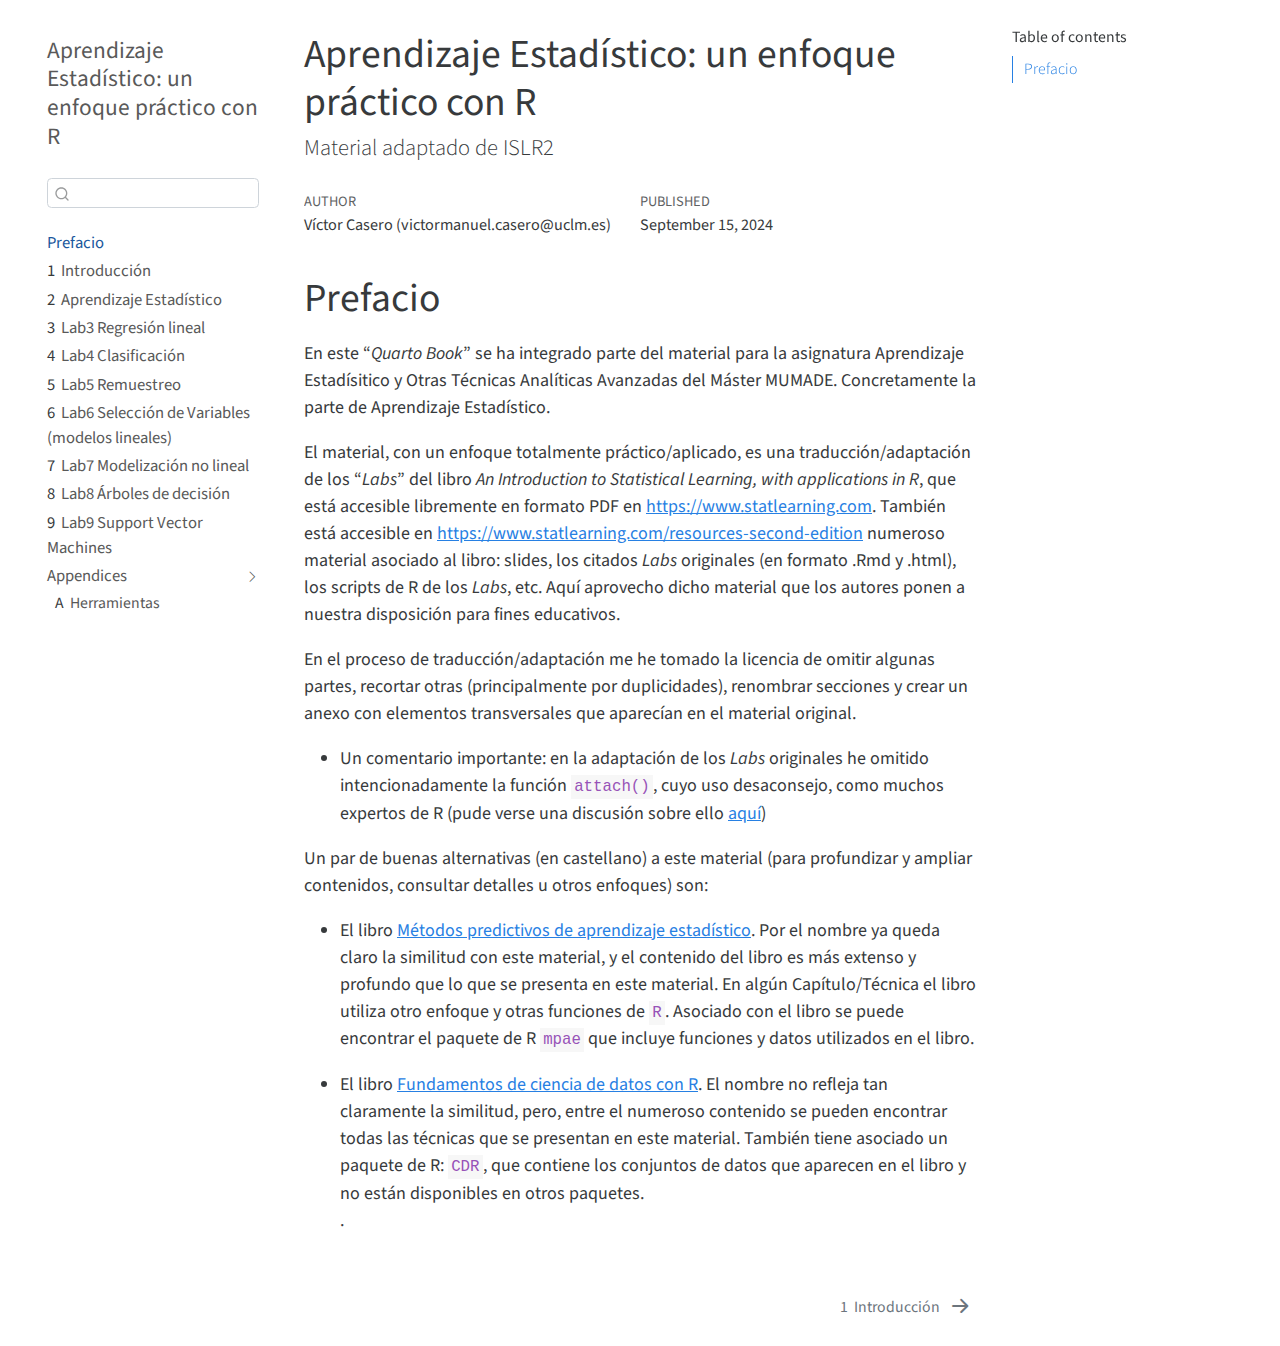
<file: index.html>
<!DOCTYPE html>
<html xmlns="http://www.w3.org/1999/xhtml" lang="en" xml:lang="en"><head>

<meta charset="utf-8">
<meta name="generator" content="quarto-1.2.269">

<meta name="viewport" content="width=device-width, initial-scale=1.0, user-scalable=yes">

<meta name="author" content="Víctor Casero (victormanuel.casero@uclm.es)">
<meta name="dcterms.date" content="2024-09-15">

<title>Aprendizaje Estadístico: un enfoque práctico con R</title>
<style>
code{white-space: pre-wrap;}
span.smallcaps{font-variant: small-caps;}
div.columns{display: flex; gap: min(4vw, 1.5em);}
div.column{flex: auto; overflow-x: auto;}
div.hanging-indent{margin-left: 1.5em; text-indent: -1.5em;}
ul.task-list{list-style: none;}
ul.task-list li input[type="checkbox"] {
  width: 0.8em;
  margin: 0 0.8em 0.2em -1.6em;
  vertical-align: middle;
}
</style>


<script src="site_libs/quarto-nav/quarto-nav.js"></script>
<script src="site_libs/quarto-nav/headroom.min.js"></script>
<script src="site_libs/clipboard/clipboard.min.js"></script>
<script src="site_libs/quarto-search/autocomplete.umd.js"></script>
<script src="site_libs/quarto-search/fuse.min.js"></script>
<script src="site_libs/quarto-search/quarto-search.js"></script>
<meta name="quarto:offset" content="./">
<link href="./Lab1-intro.html" rel="next">
<script src="site_libs/quarto-html/quarto.js"></script>
<script src="site_libs/quarto-html/popper.min.js"></script>
<script src="site_libs/quarto-html/tippy.umd.min.js"></script>
<script src="site_libs/quarto-html/anchor.min.js"></script>
<link href="site_libs/quarto-html/tippy.css" rel="stylesheet">
<link href="site_libs/quarto-html/quarto-syntax-highlighting.css" rel="stylesheet" id="quarto-text-highlighting-styles">
<script src="site_libs/bootstrap/bootstrap.min.js"></script>
<link href="site_libs/bootstrap/bootstrap-icons.css" rel="stylesheet">
<link href="site_libs/bootstrap/bootstrap.min.css" rel="stylesheet" id="quarto-bootstrap" data-mode="light">
<script id="quarto-search-options" type="application/json">{
  "location": "sidebar",
  "copy-button": false,
  "collapse-after": 3,
  "panel-placement": "start",
  "type": "textbox",
  "limit": 20,
  "language": {
    "search-no-results-text": "No results",
    "search-matching-documents-text": "matching documents",
    "search-copy-link-title": "Copy link to search",
    "search-hide-matches-text": "Hide additional matches",
    "search-more-match-text": "more match in this document",
    "search-more-matches-text": "more matches in this document",
    "search-clear-button-title": "Clear",
    "search-detached-cancel-button-title": "Cancel",
    "search-submit-button-title": "Submit"
  }
}</script>


</head>

<body class="nav-sidebar floating">

<div id="quarto-search-results"></div>
  <header id="quarto-header" class="headroom fixed-top">
  <nav class="quarto-secondary-nav" data-bs-toggle="collapse" data-bs-target="#quarto-sidebar" aria-controls="quarto-sidebar" aria-expanded="false" aria-label="Toggle sidebar navigation" onclick="if (window.quartoToggleHeadroom) { window.quartoToggleHeadroom(); }">
    <div class="container-fluid d-flex justify-content-between">
      <h1 class="quarto-secondary-nav-title">Aprendizaje Estadístico: un enfoque práctico con R</h1>
      <button type="button" class="quarto-btn-toggle btn" aria-label="Show secondary navigation">
        <i class="bi bi-chevron-right"></i>
      </button>
    </div>
  </nav>
</header>
<!-- content -->
<div id="quarto-content" class="quarto-container page-columns page-rows-contents page-layout-article">
<!-- sidebar -->
  <nav id="quarto-sidebar" class="sidebar collapse sidebar-navigation floating overflow-auto">
    <div class="pt-lg-2 mt-2 text-left sidebar-header">
    <div class="sidebar-title mb-0 py-0">
      <a href="./">Aprendizaje Estadístico: un enfoque práctico con R</a> 
    </div>
      </div>
      <div class="mt-2 flex-shrink-0 align-items-center">
        <div class="sidebar-search">
        <div id="quarto-search" class="" title="Search"></div>
        </div>
      </div>
    <div class="sidebar-menu-container"> 
    <ul class="list-unstyled mt-1">
        <li class="sidebar-item">
  <div class="sidebar-item-container"> 
  <a href="./index.html" class="sidebar-item-text sidebar-link active">Prefacio</a>
  </div>
</li>
        <li class="sidebar-item">
  <div class="sidebar-item-container"> 
  <a href="./Lab1-intro.html" class="sidebar-item-text sidebar-link"><span class="chapter-number">1</span>&nbsp; <span class="chapter-title">Introducción</span></a>
  </div>
</li>
        <li class="sidebar-item">
  <div class="sidebar-item-container"> 
  <a href="./Lab2-AE.html" class="sidebar-item-text sidebar-link"><span class="chapter-number">2</span>&nbsp; <span class="chapter-title">Aprendizaje Estadístico</span></a>
  </div>
</li>
        <li class="sidebar-item">
  <div class="sidebar-item-container"> 
  <a href="./Lab3-RegLin.html" class="sidebar-item-text sidebar-link"><span class="chapter-number">3</span>&nbsp; <span class="chapter-title">Lab3 Regresión lineal</span></a>
  </div>
</li>
        <li class="sidebar-item">
  <div class="sidebar-item-container"> 
  <a href="./Lab4-Clasif.html" class="sidebar-item-text sidebar-link"><span class="chapter-number">4</span>&nbsp; <span class="chapter-title">Lab4 Clasificación</span></a>
  </div>
</li>
        <li class="sidebar-item">
  <div class="sidebar-item-container"> 
  <a href="./Lab5-Remuestreo.html" class="sidebar-item-text sidebar-link"><span class="chapter-number">5</span>&nbsp; <span class="chapter-title">Lab5 Remuestreo</span></a>
  </div>
</li>
        <li class="sidebar-item">
  <div class="sidebar-item-container"> 
  <a href="./Lab6-Seleccion-Var.html" class="sidebar-item-text sidebar-link"><span class="chapter-number">6</span>&nbsp; <span class="chapter-title">Lab6 Selección de Variables (modelos lineales)</span></a>
  </div>
</li>
        <li class="sidebar-item">
  <div class="sidebar-item-container"> 
  <a href="./Lab7-NoLineal.html" class="sidebar-item-text sidebar-link"><span class="chapter-number">7</span>&nbsp; <span class="chapter-title">Lab7 Modelización no lineal</span></a>
  </div>
</li>
        <li class="sidebar-item">
  <div class="sidebar-item-container"> 
  <a href="./Lab8-Arboles.html" class="sidebar-item-text sidebar-link"><span class="chapter-number">8</span>&nbsp; <span class="chapter-title">Lab8 Árboles de decisión</span></a>
  </div>
</li>
        <li class="sidebar-item">
  <div class="sidebar-item-container"> 
  <a href="./Lab9-SVM.html" class="sidebar-item-text sidebar-link"><span class="chapter-number">9</span>&nbsp; <span class="chapter-title">Lab9 Support Vector Machines</span></a>
  </div>
</li>
        <li class="sidebar-item sidebar-item-section">
      <div class="sidebar-item-container"> 
            <a class="sidebar-item-text sidebar-link text-start" data-bs-toggle="collapse" data-bs-target="#quarto-sidebar-section-1" aria-expanded="true">Appendices</a>
          <a class="sidebar-item-toggle text-start" data-bs-toggle="collapse" data-bs-target="#quarto-sidebar-section-1" aria-expanded="true">
            <i class="bi bi-chevron-right ms-2"></i>
          </a> 
      </div>
      <ul id="quarto-sidebar-section-1" class="collapse list-unstyled sidebar-section depth1 show">  
          <li class="sidebar-item">
  <div class="sidebar-item-container"> 
  <a href="./ZA_Herram.html" class="sidebar-item-text sidebar-link"><span class="chapter-number">A</span>&nbsp; <span class="chapter-title">Herramientas</span></a>
  </div>
</li>
      </ul>
  </li>
    </ul>
    </div>
</nav>
<!-- margin-sidebar -->
    <div id="quarto-margin-sidebar" class="sidebar margin-sidebar">
        <nav id="TOC" role="doc-toc" class="toc-active">
    <h2 id="toc-title">Table of contents</h2>
   
  <ul>
  <li><a href="#prefacio" id="toc-prefacio" class="nav-link active" data-scroll-target="#prefacio">Prefacio</a></li>
  </ul>
</nav>
    </div>
<!-- main -->
<main class="content" id="quarto-document-content">

<header id="title-block-header" class="quarto-title-block default">
<div class="quarto-title">
<h1 class="title d-none d-lg-block">Aprendizaje Estadístico: un enfoque práctico con R</h1>
<p class="subtitle lead">Material adaptado de ISLR2</p>
</div>



<div class="quarto-title-meta">

    <div>
    <div class="quarto-title-meta-heading">Author</div>
    <div class="quarto-title-meta-contents">
             <p>Víctor Casero (victormanuel.casero@uclm.es) </p>
          </div>
  </div>
    
    <div>
    <div class="quarto-title-meta-heading">Published</div>
    <div class="quarto-title-meta-contents">
      <p class="date">September 15, 2024</p>
    </div>
  </div>
  
    
  </div>
  

</header>

<section id="prefacio" class="level1 unnumbered">
<h1 class="unnumbered">Prefacio</h1>
<p>En este “<em>Quarto Book</em>” se ha integrado parte del material para la asignatura Aprendizaje Estadísitico y Otras Técnicas Analíticas Avanzadas del Máster MUMADE. Concretamente la parte de Aprendizaje Estadístico.</p>
<p>El material, con un enfoque totalmente práctico/aplicado, es una traducción/adaptación de los “<em>Labs</em>” del libro <em>An Introduction to Statistical Learning, with applications in R</em>, que está accesible libremente en formato PDF en <a href="https://www.statlearning.com" class="uri">https://www.statlearning.com</a>. También está accesible en <a href="https://www.statlearning.com/resources-second-edition" class="uri">https://www.statlearning.com/resources-second-edition</a> numeroso material asociado al libro: slides, los citados <em>Labs</em> originales (en formato .Rmd y .html), los scripts de R de los <em>Labs</em>, etc. Aquí aprovecho dicho material que los autores ponen a nuestra disposición para fines educativos.</p>
<p>En el proceso de traducción/adaptación me he tomado la licencia de omitir algunas partes, recortar otras (principalmente por duplicidades), renombrar secciones y crear un anexo con elementos transversales que aparecían en el material original.</p>
<ul>
<li>Un comentario importante: en la adaptación de los <em>Labs</em> originales he omitido intencionadamente la función <code>attach()</code>, cuyo uso desaconsejo, como muchos expertos de R (pude verse una discusión sobre ello <a href="https://stackoverflow.com/questions/10067680/why-is-it-not-advisable-to-use-attach-in-r-and-what-should-i-use-instead">aquí</a>)</li>
</ul>
<p>Un par de buenas alternativas (en castellano) a este material (para profundizar y ampliar contenidos, consultar detalles u otros enfoques) son:</p>
<ul>
<li><p>El libro <a href="https://rubenfcasal.github.io/aprendizaje_estadistico/">Métodos predictivos de aprendizaje estadístico</a>. Por el nombre ya queda claro la similitud con este material, y el contenido del libro es más extenso y profundo que lo que se presenta en este material. En algún Capítulo/Técnica el libro utiliza otro enfoque y otras funciones de <code>R</code>. Asociado con el libro se puede encontrar el paquete de R <code>mpae</code> que incluye funciones y datos utilizados en el libro.</p></li>
<li><p>El libro <a href="https://cdr-book.github.io/index.html">Fundamentos de ciencia de datos con R</a>. El nombre no refleja tan claramente la similitud, pero, entre el numeroso contenido se pueden encontrar todas las técnicas que se presentan en este material. También tiene asociado un paquete de R: <code>CDR</code>, que contiene los conjuntos de datos que aparecen en el libro y no están disponibles en otros paquetes.<br>
.</p></li>
</ul>


</section>

</main> <!-- /main -->
<script id="quarto-html-after-body" type="application/javascript">
window.document.addEventListener("DOMContentLoaded", function (event) {
  const toggleBodyColorMode = (bsSheetEl) => {
    const mode = bsSheetEl.getAttribute("data-mode");
    const bodyEl = window.document.querySelector("body");
    if (mode === "dark") {
      bodyEl.classList.add("quarto-dark");
      bodyEl.classList.remove("quarto-light");
    } else {
      bodyEl.classList.add("quarto-light");
      bodyEl.classList.remove("quarto-dark");
    }
  }
  const toggleBodyColorPrimary = () => {
    const bsSheetEl = window.document.querySelector("link#quarto-bootstrap");
    if (bsSheetEl) {
      toggleBodyColorMode(bsSheetEl);
    }
  }
  toggleBodyColorPrimary();  
  const icon = "";
  const anchorJS = new window.AnchorJS();
  anchorJS.options = {
    placement: 'right',
    icon: icon
  };
  anchorJS.add('.anchored');
  const clipboard = new window.ClipboardJS('.code-copy-button', {
    target: function(trigger) {
      return trigger.previousElementSibling;
    }
  });
  clipboard.on('success', function(e) {
    // button target
    const button = e.trigger;
    // don't keep focus
    button.blur();
    // flash "checked"
    button.classList.add('code-copy-button-checked');
    var currentTitle = button.getAttribute("title");
    button.setAttribute("title", "Copied!");
    let tooltip;
    if (window.bootstrap) {
      button.setAttribute("data-bs-toggle", "tooltip");
      button.setAttribute("data-bs-placement", "left");
      button.setAttribute("data-bs-title", "Copied!");
      tooltip = new bootstrap.Tooltip(button, 
        { trigger: "manual", 
          customClass: "code-copy-button-tooltip",
          offset: [0, -8]});
      tooltip.show();    
    }
    setTimeout(function() {
      if (tooltip) {
        tooltip.hide();
        button.removeAttribute("data-bs-title");
        button.removeAttribute("data-bs-toggle");
        button.removeAttribute("data-bs-placement");
      }
      button.setAttribute("title", currentTitle);
      button.classList.remove('code-copy-button-checked');
    }, 1000);
    // clear code selection
    e.clearSelection();
  });
  function tippyHover(el, contentFn) {
    const config = {
      allowHTML: true,
      content: contentFn,
      maxWidth: 500,
      delay: 100,
      arrow: false,
      appendTo: function(el) {
          return el.parentElement;
      },
      interactive: true,
      interactiveBorder: 10,
      theme: 'quarto',
      placement: 'bottom-start'
    };
    window.tippy(el, config); 
  }
  const noterefs = window.document.querySelectorAll('a[role="doc-noteref"]');
  for (var i=0; i<noterefs.length; i++) {
    const ref = noterefs[i];
    tippyHover(ref, function() {
      // use id or data attribute instead here
      let href = ref.getAttribute('data-footnote-href') || ref.getAttribute('href');
      try { href = new URL(href).hash; } catch {}
      const id = href.replace(/^#\/?/, "");
      const note = window.document.getElementById(id);
      return note.innerHTML;
    });
  }
  const findCites = (el) => {
    const parentEl = el.parentElement;
    if (parentEl) {
      const cites = parentEl.dataset.cites;
      if (cites) {
        return {
          el,
          cites: cites.split(' ')
        };
      } else {
        return findCites(el.parentElement)
      }
    } else {
      return undefined;
    }
  };
  var bibliorefs = window.document.querySelectorAll('a[role="doc-biblioref"]');
  for (var i=0; i<bibliorefs.length; i++) {
    const ref = bibliorefs[i];
    const citeInfo = findCites(ref);
    if (citeInfo) {
      tippyHover(citeInfo.el, function() {
        var popup = window.document.createElement('div');
        citeInfo.cites.forEach(function(cite) {
          var citeDiv = window.document.createElement('div');
          citeDiv.classList.add('hanging-indent');
          citeDiv.classList.add('csl-entry');
          var biblioDiv = window.document.getElementById('ref-' + cite);
          if (biblioDiv) {
            citeDiv.innerHTML = biblioDiv.innerHTML;
          }
          popup.appendChild(citeDiv);
        });
        return popup.innerHTML;
      });
    }
  }
});
</script>
<nav class="page-navigation">
  <div class="nav-page nav-page-previous">
  </div>
  <div class="nav-page nav-page-next">
      <a href="./Lab1-intro.html" class="pagination-link">
        <span class="nav-page-text"><span class="chapter-number">1</span>&nbsp; <span class="chapter-title">Introducción</span></span> <i class="bi bi-arrow-right-short"></i>
      </a>
  </div>
</nav>
</div> <!-- /content -->



</body></html>
</file>
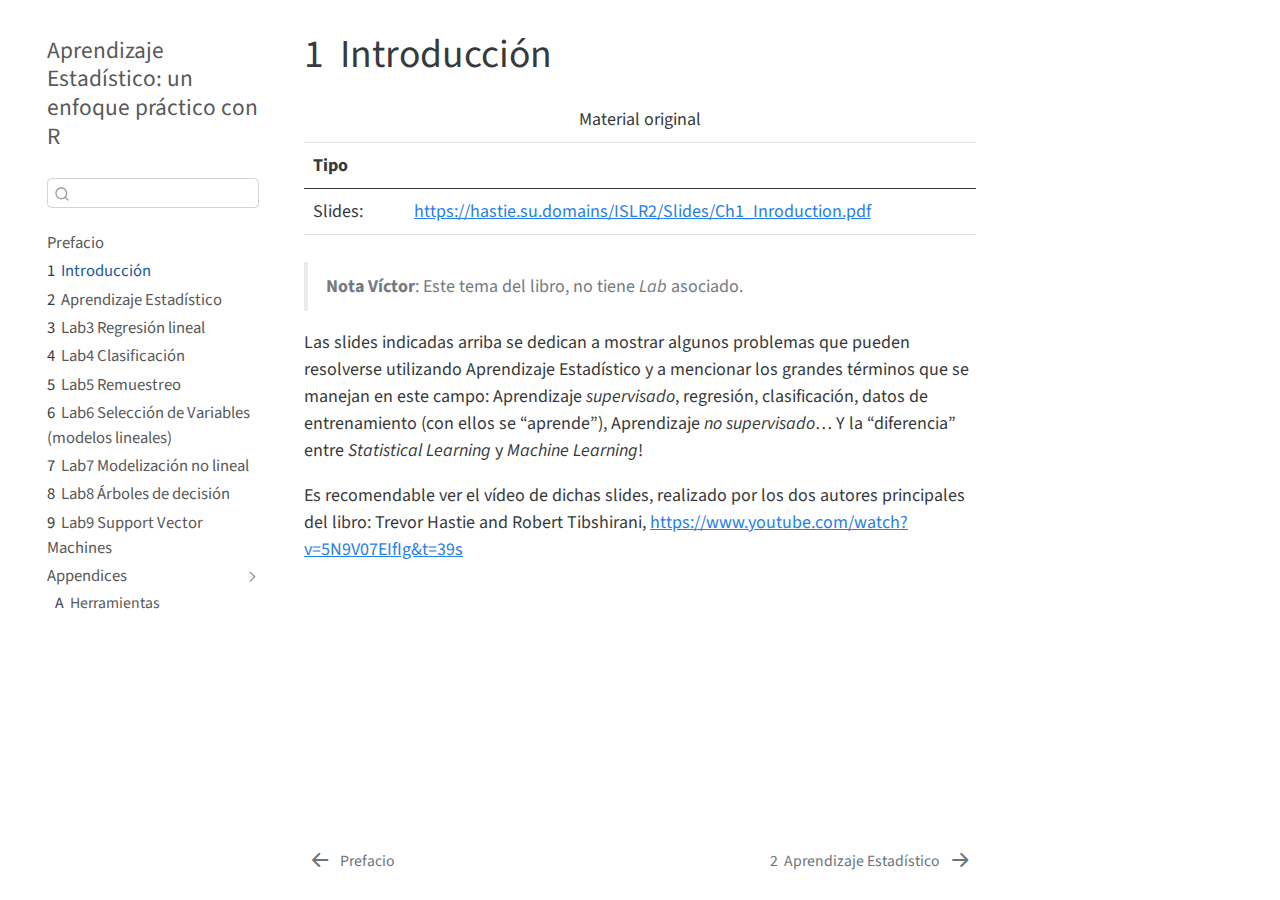
<file: Lab1-intro.html>
<!DOCTYPE html>
<html xmlns="http://www.w3.org/1999/xhtml" lang="en" xml:lang="en"><head>

<meta charset="utf-8">
<meta name="generator" content="quarto-1.2.269">

<meta name="viewport" content="width=device-width, initial-scale=1.0, user-scalable=yes">


<title>Aprendizaje Estadístico: un enfoque práctico con R - 1&nbsp; Introducción</title>
<style>
code{white-space: pre-wrap;}
span.smallcaps{font-variant: small-caps;}
div.columns{display: flex; gap: min(4vw, 1.5em);}
div.column{flex: auto; overflow-x: auto;}
div.hanging-indent{margin-left: 1.5em; text-indent: -1.5em;}
ul.task-list{list-style: none;}
ul.task-list li input[type="checkbox"] {
  width: 0.8em;
  margin: 0 0.8em 0.2em -1.6em;
  vertical-align: middle;
}
</style>


<script src="site_libs/quarto-nav/quarto-nav.js"></script>
<script src="site_libs/quarto-nav/headroom.min.js"></script>
<script src="site_libs/clipboard/clipboard.min.js"></script>
<script src="site_libs/quarto-search/autocomplete.umd.js"></script>
<script src="site_libs/quarto-search/fuse.min.js"></script>
<script src="site_libs/quarto-search/quarto-search.js"></script>
<meta name="quarto:offset" content="./">
<link href="./Lab2-AE.html" rel="next">
<link href="./index.html" rel="prev">
<script src="site_libs/quarto-html/quarto.js"></script>
<script src="site_libs/quarto-html/popper.min.js"></script>
<script src="site_libs/quarto-html/tippy.umd.min.js"></script>
<script src="site_libs/quarto-html/anchor.min.js"></script>
<link href="site_libs/quarto-html/tippy.css" rel="stylesheet">
<link href="site_libs/quarto-html/quarto-syntax-highlighting.css" rel="stylesheet" id="quarto-text-highlighting-styles">
<script src="site_libs/bootstrap/bootstrap.min.js"></script>
<link href="site_libs/bootstrap/bootstrap-icons.css" rel="stylesheet">
<link href="site_libs/bootstrap/bootstrap.min.css" rel="stylesheet" id="quarto-bootstrap" data-mode="light">
<script id="quarto-search-options" type="application/json">{
  "location": "sidebar",
  "copy-button": false,
  "collapse-after": 3,
  "panel-placement": "start",
  "type": "textbox",
  "limit": 20,
  "language": {
    "search-no-results-text": "No results",
    "search-matching-documents-text": "matching documents",
    "search-copy-link-title": "Copy link to search",
    "search-hide-matches-text": "Hide additional matches",
    "search-more-match-text": "more match in this document",
    "search-more-matches-text": "more matches in this document",
    "search-clear-button-title": "Clear",
    "search-detached-cancel-button-title": "Cancel",
    "search-submit-button-title": "Submit"
  }
}</script>


</head>

<body class="nav-sidebar floating">

<div id="quarto-search-results"></div>
  <header id="quarto-header" class="headroom fixed-top">
  <nav class="quarto-secondary-nav" data-bs-toggle="collapse" data-bs-target="#quarto-sidebar" aria-controls="quarto-sidebar" aria-expanded="false" aria-label="Toggle sidebar navigation" onclick="if (window.quartoToggleHeadroom) { window.quartoToggleHeadroom(); }">
    <div class="container-fluid d-flex justify-content-between">
      <h1 class="quarto-secondary-nav-title"><span class="chapter-number">1</span>&nbsp; <span class="chapter-title">Introducción</span></h1>
      <button type="button" class="quarto-btn-toggle btn" aria-label="Show secondary navigation">
        <i class="bi bi-chevron-right"></i>
      </button>
    </div>
  </nav>
</header>
<!-- content -->
<div id="quarto-content" class="quarto-container page-columns page-rows-contents page-layout-article">
<!-- sidebar -->
  <nav id="quarto-sidebar" class="sidebar collapse sidebar-navigation floating overflow-auto">
    <div class="pt-lg-2 mt-2 text-left sidebar-header">
    <div class="sidebar-title mb-0 py-0">
      <a href="./">Aprendizaje Estadístico: un enfoque práctico con R</a> 
    </div>
      </div>
      <div class="mt-2 flex-shrink-0 align-items-center">
        <div class="sidebar-search">
        <div id="quarto-search" class="" title="Search"></div>
        </div>
      </div>
    <div class="sidebar-menu-container"> 
    <ul class="list-unstyled mt-1">
        <li class="sidebar-item">
  <div class="sidebar-item-container"> 
  <a href="./index.html" class="sidebar-item-text sidebar-link">Prefacio</a>
  </div>
</li>
        <li class="sidebar-item">
  <div class="sidebar-item-container"> 
  <a href="./Lab1-intro.html" class="sidebar-item-text sidebar-link active"><span class="chapter-number">1</span>&nbsp; <span class="chapter-title">Introducción</span></a>
  </div>
</li>
        <li class="sidebar-item">
  <div class="sidebar-item-container"> 
  <a href="./Lab2-AE.html" class="sidebar-item-text sidebar-link"><span class="chapter-number">2</span>&nbsp; <span class="chapter-title">Aprendizaje Estadístico</span></a>
  </div>
</li>
        <li class="sidebar-item">
  <div class="sidebar-item-container"> 
  <a href="./Lab3-RegLin.html" class="sidebar-item-text sidebar-link"><span class="chapter-number">3</span>&nbsp; <span class="chapter-title">Lab3 Regresión lineal</span></a>
  </div>
</li>
        <li class="sidebar-item">
  <div class="sidebar-item-container"> 
  <a href="./Lab4-Clasif.html" class="sidebar-item-text sidebar-link"><span class="chapter-number">4</span>&nbsp; <span class="chapter-title">Lab4 Clasificación</span></a>
  </div>
</li>
        <li class="sidebar-item">
  <div class="sidebar-item-container"> 
  <a href="./Lab5-Remuestreo.html" class="sidebar-item-text sidebar-link"><span class="chapter-number">5</span>&nbsp; <span class="chapter-title">Lab5 Remuestreo</span></a>
  </div>
</li>
        <li class="sidebar-item">
  <div class="sidebar-item-container"> 
  <a href="./Lab6-Seleccion-Var.html" class="sidebar-item-text sidebar-link"><span class="chapter-number">6</span>&nbsp; <span class="chapter-title">Lab6 Selección de Variables (modelos lineales)</span></a>
  </div>
</li>
        <li class="sidebar-item">
  <div class="sidebar-item-container"> 
  <a href="./Lab7-NoLineal.html" class="sidebar-item-text sidebar-link"><span class="chapter-number">7</span>&nbsp; <span class="chapter-title">Lab7 Modelización no lineal</span></a>
  </div>
</li>
        <li class="sidebar-item">
  <div class="sidebar-item-container"> 
  <a href="./Lab8-Arboles.html" class="sidebar-item-text sidebar-link"><span class="chapter-number">8</span>&nbsp; <span class="chapter-title">Lab8 Árboles de decisión</span></a>
  </div>
</li>
        <li class="sidebar-item">
  <div class="sidebar-item-container"> 
  <a href="./Lab9-SVM.html" class="sidebar-item-text sidebar-link"><span class="chapter-number">9</span>&nbsp; <span class="chapter-title">Lab9 Support Vector Machines</span></a>
  </div>
</li>
        <li class="sidebar-item sidebar-item-section">
      <div class="sidebar-item-container"> 
            <a class="sidebar-item-text sidebar-link text-start" data-bs-toggle="collapse" data-bs-target="#quarto-sidebar-section-1" aria-expanded="true">Appendices</a>
          <a class="sidebar-item-toggle text-start" data-bs-toggle="collapse" data-bs-target="#quarto-sidebar-section-1" aria-expanded="true">
            <i class="bi bi-chevron-right ms-2"></i>
          </a> 
      </div>
      <ul id="quarto-sidebar-section-1" class="collapse list-unstyled sidebar-section depth1 show">  
          <li class="sidebar-item">
  <div class="sidebar-item-container"> 
  <a href="./ZA_Herram.html" class="sidebar-item-text sidebar-link"><span class="chapter-number">A</span>&nbsp; <span class="chapter-title">Herramientas</span></a>
  </div>
</li>
      </ul>
  </li>
    </ul>
    </div>
</nav>
<!-- margin-sidebar -->
    <div id="quarto-margin-sidebar" class="sidebar margin-sidebar">
        
    </div>
<!-- main -->
<main class="content" id="quarto-document-content">

<header id="title-block-header" class="quarto-title-block default">
<div class="quarto-title">
<h1 class="title d-none d-lg-block"><span class="chapter-number">1</span>&nbsp; <span class="chapter-title">Introducción</span></h1>
</div>



<div class="quarto-title-meta">

    
  
    
  </div>
  

</header>

<table class="table">
<caption>Material original</caption>
<colgroup>
<col style="width: 15%">
<col style="width: 85%">
</colgroup>
<thead>
<tr class="header">
<th>Tipo</th>
<th></th>
</tr>
</thead>
<tbody>
<tr class="odd">
<td>Slides:</td>
<td><a href="https://hastie.su.domains/ISLR2/Slides/Ch1_Inroduction.pdf" class="uri">https://hastie.su.domains/ISLR2/Slides/Ch1_Inroduction.pdf</a></td>
</tr>
</tbody>
</table>
<blockquote class="blockquote">
<p><strong>Nota Víctor</strong>: Este tema del libro, no tiene <em>Lab</em> asociado.</p>
</blockquote>
<p>Las slides indicadas arriba se dedican a mostrar algunos problemas que pueden resolverse utilizando Aprendizaje Estadístico y a mencionar los grandes términos que se manejan en este campo: Aprendizaje <em>supervisado</em>, regresión, clasificación, datos de entrenamiento (con ellos se “aprende”), Aprendizaje <em>no supervisado</em>… Y la “diferencia” entre <em>Statistical Learning</em> y <em>Machine Learning</em>!</p>
<p>Es recomendable ver el vídeo de dichas slides, realizado por los dos autores principales del libro: Trevor Hastie and Robert Tibshirani, <a href="https://www.youtube.com/watch?v=5N9V07EIfIg&amp;t=39s" class="uri">https://www.youtube.com/watch?v=5N9V07EIfIg&amp;t=39s</a></p>



</main> <!-- /main -->
<script id="quarto-html-after-body" type="application/javascript">
window.document.addEventListener("DOMContentLoaded", function (event) {
  const toggleBodyColorMode = (bsSheetEl) => {
    const mode = bsSheetEl.getAttribute("data-mode");
    const bodyEl = window.document.querySelector("body");
    if (mode === "dark") {
      bodyEl.classList.add("quarto-dark");
      bodyEl.classList.remove("quarto-light");
    } else {
      bodyEl.classList.add("quarto-light");
      bodyEl.classList.remove("quarto-dark");
    }
  }
  const toggleBodyColorPrimary = () => {
    const bsSheetEl = window.document.querySelector("link#quarto-bootstrap");
    if (bsSheetEl) {
      toggleBodyColorMode(bsSheetEl);
    }
  }
  toggleBodyColorPrimary();  
  const icon = "";
  const anchorJS = new window.AnchorJS();
  anchorJS.options = {
    placement: 'right',
    icon: icon
  };
  anchorJS.add('.anchored');
  const clipboard = new window.ClipboardJS('.code-copy-button', {
    target: function(trigger) {
      return trigger.previousElementSibling;
    }
  });
  clipboard.on('success', function(e) {
    // button target
    const button = e.trigger;
    // don't keep focus
    button.blur();
    // flash "checked"
    button.classList.add('code-copy-button-checked');
    var currentTitle = button.getAttribute("title");
    button.setAttribute("title", "Copied!");
    let tooltip;
    if (window.bootstrap) {
      button.setAttribute("data-bs-toggle", "tooltip");
      button.setAttribute("data-bs-placement", "left");
      button.setAttribute("data-bs-title", "Copied!");
      tooltip = new bootstrap.Tooltip(button, 
        { trigger: "manual", 
          customClass: "code-copy-button-tooltip",
          offset: [0, -8]});
      tooltip.show();    
    }
    setTimeout(function() {
      if (tooltip) {
        tooltip.hide();
        button.removeAttribute("data-bs-title");
        button.removeAttribute("data-bs-toggle");
        button.removeAttribute("data-bs-placement");
      }
      button.setAttribute("title", currentTitle);
      button.classList.remove('code-copy-button-checked');
    }, 1000);
    // clear code selection
    e.clearSelection();
  });
  function tippyHover(el, contentFn) {
    const config = {
      allowHTML: true,
      content: contentFn,
      maxWidth: 500,
      delay: 100,
      arrow: false,
      appendTo: function(el) {
          return el.parentElement;
      },
      interactive: true,
      interactiveBorder: 10,
      theme: 'quarto',
      placement: 'bottom-start'
    };
    window.tippy(el, config); 
  }
  const noterefs = window.document.querySelectorAll('a[role="doc-noteref"]');
  for (var i=0; i<noterefs.length; i++) {
    const ref = noterefs[i];
    tippyHover(ref, function() {
      // use id or data attribute instead here
      let href = ref.getAttribute('data-footnote-href') || ref.getAttribute('href');
      try { href = new URL(href).hash; } catch {}
      const id = href.replace(/^#\/?/, "");
      const note = window.document.getElementById(id);
      return note.innerHTML;
    });
  }
  const findCites = (el) => {
    const parentEl = el.parentElement;
    if (parentEl) {
      const cites = parentEl.dataset.cites;
      if (cites) {
        return {
          el,
          cites: cites.split(' ')
        };
      } else {
        return findCites(el.parentElement)
      }
    } else {
      return undefined;
    }
  };
  var bibliorefs = window.document.querySelectorAll('a[role="doc-biblioref"]');
  for (var i=0; i<bibliorefs.length; i++) {
    const ref = bibliorefs[i];
    const citeInfo = findCites(ref);
    if (citeInfo) {
      tippyHover(citeInfo.el, function() {
        var popup = window.document.createElement('div');
        citeInfo.cites.forEach(function(cite) {
          var citeDiv = window.document.createElement('div');
          citeDiv.classList.add('hanging-indent');
          citeDiv.classList.add('csl-entry');
          var biblioDiv = window.document.getElementById('ref-' + cite);
          if (biblioDiv) {
            citeDiv.innerHTML = biblioDiv.innerHTML;
          }
          popup.appendChild(citeDiv);
        });
        return popup.innerHTML;
      });
    }
  }
});
</script>
<nav class="page-navigation">
  <div class="nav-page nav-page-previous">
      <a href="./index.html" class="pagination-link">
        <i class="bi bi-arrow-left-short"></i> <span class="nav-page-text">Prefacio</span>
      </a>          
  </div>
  <div class="nav-page nav-page-next">
      <a href="./Lab2-AE.html" class="pagination-link">
        <span class="nav-page-text"><span class="chapter-number">2</span>&nbsp; <span class="chapter-title">Aprendizaje Estadístico</span></span> <i class="bi bi-arrow-right-short"></i>
      </a>
  </div>
</nav>
</div> <!-- /content -->



</body></html>
</file>
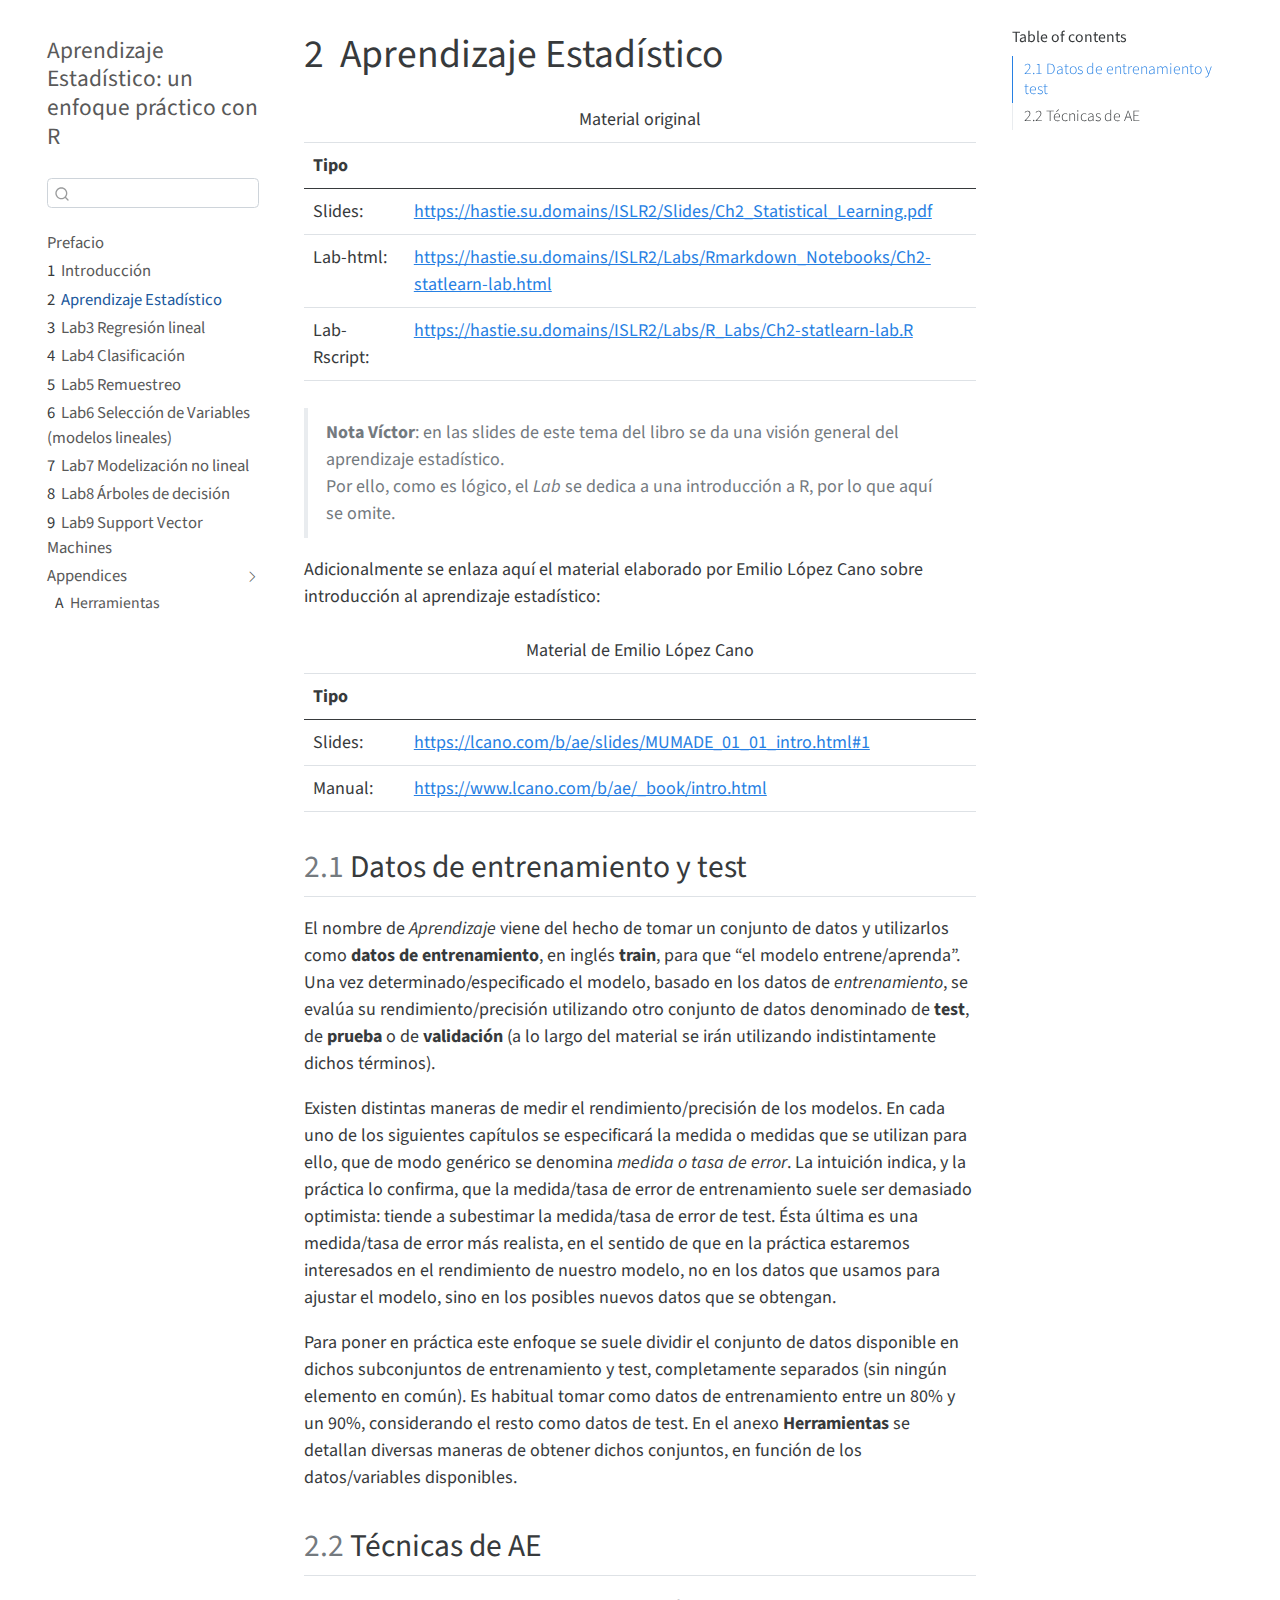
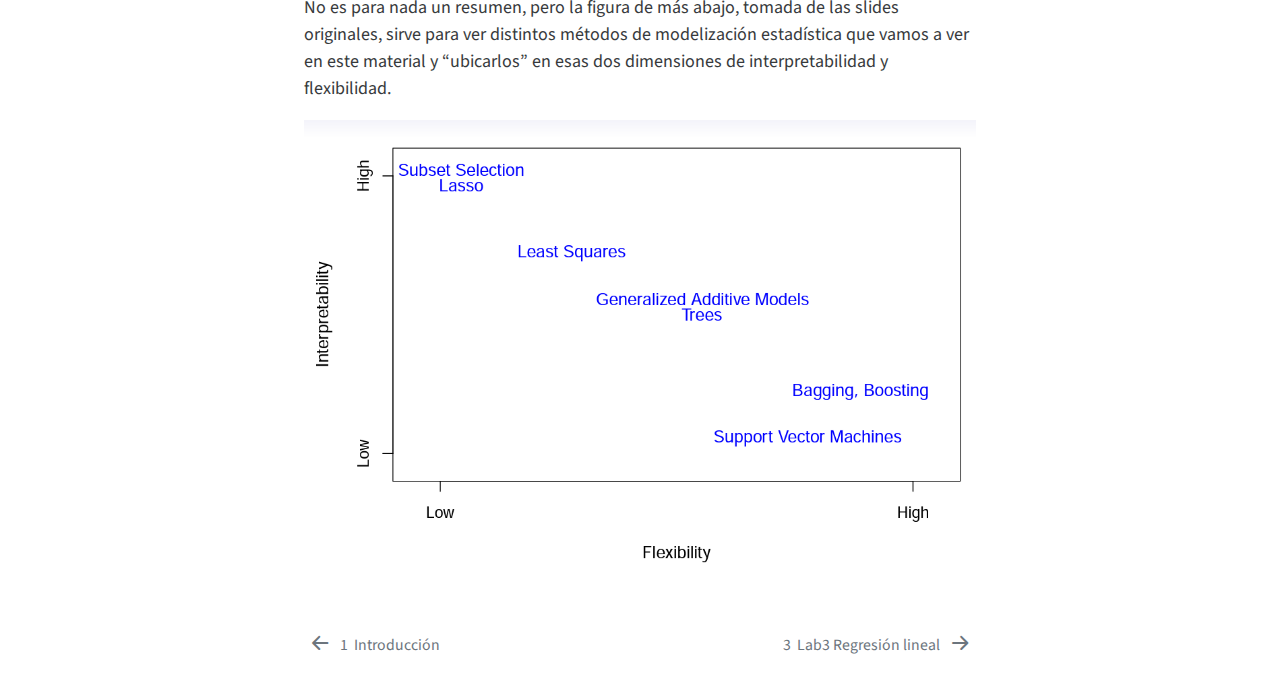
<file: Lab2-AE.html>
<!DOCTYPE html>
<html xmlns="http://www.w3.org/1999/xhtml" lang="en" xml:lang="en"><head>

<meta charset="utf-8">
<meta name="generator" content="quarto-1.2.269">

<meta name="viewport" content="width=device-width, initial-scale=1.0, user-scalable=yes">


<title>Aprendizaje Estadístico: un enfoque práctico con R - 2&nbsp; Aprendizaje Estadístico</title>
<style>
code{white-space: pre-wrap;}
span.smallcaps{font-variant: small-caps;}
div.columns{display: flex; gap: min(4vw, 1.5em);}
div.column{flex: auto; overflow-x: auto;}
div.hanging-indent{margin-left: 1.5em; text-indent: -1.5em;}
ul.task-list{list-style: none;}
ul.task-list li input[type="checkbox"] {
  width: 0.8em;
  margin: 0 0.8em 0.2em -1.6em;
  vertical-align: middle;
}
</style>


<script src="site_libs/quarto-nav/quarto-nav.js"></script>
<script src="site_libs/quarto-nav/headroom.min.js"></script>
<script src="site_libs/clipboard/clipboard.min.js"></script>
<script src="site_libs/quarto-search/autocomplete.umd.js"></script>
<script src="site_libs/quarto-search/fuse.min.js"></script>
<script src="site_libs/quarto-search/quarto-search.js"></script>
<meta name="quarto:offset" content="./">
<link href="./Lab3-RegLin.html" rel="next">
<link href="./Lab1-intro.html" rel="prev">
<script src="site_libs/quarto-html/quarto.js"></script>
<script src="site_libs/quarto-html/popper.min.js"></script>
<script src="site_libs/quarto-html/tippy.umd.min.js"></script>
<script src="site_libs/quarto-html/anchor.min.js"></script>
<link href="site_libs/quarto-html/tippy.css" rel="stylesheet">
<link href="site_libs/quarto-html/quarto-syntax-highlighting.css" rel="stylesheet" id="quarto-text-highlighting-styles">
<script src="site_libs/bootstrap/bootstrap.min.js"></script>
<link href="site_libs/bootstrap/bootstrap-icons.css" rel="stylesheet">
<link href="site_libs/bootstrap/bootstrap.min.css" rel="stylesheet" id="quarto-bootstrap" data-mode="light">
<script id="quarto-search-options" type="application/json">{
  "location": "sidebar",
  "copy-button": false,
  "collapse-after": 3,
  "panel-placement": "start",
  "type": "textbox",
  "limit": 20,
  "language": {
    "search-no-results-text": "No results",
    "search-matching-documents-text": "matching documents",
    "search-copy-link-title": "Copy link to search",
    "search-hide-matches-text": "Hide additional matches",
    "search-more-match-text": "more match in this document",
    "search-more-matches-text": "more matches in this document",
    "search-clear-button-title": "Clear",
    "search-detached-cancel-button-title": "Cancel",
    "search-submit-button-title": "Submit"
  }
}</script>


</head>

<body class="nav-sidebar floating">

<div id="quarto-search-results"></div>
  <header id="quarto-header" class="headroom fixed-top">
  <nav class="quarto-secondary-nav" data-bs-toggle="collapse" data-bs-target="#quarto-sidebar" aria-controls="quarto-sidebar" aria-expanded="false" aria-label="Toggle sidebar navigation" onclick="if (window.quartoToggleHeadroom) { window.quartoToggleHeadroom(); }">
    <div class="container-fluid d-flex justify-content-between">
      <h1 class="quarto-secondary-nav-title"><span class="chapter-number">2</span>&nbsp; <span class="chapter-title">Aprendizaje Estadístico</span></h1>
      <button type="button" class="quarto-btn-toggle btn" aria-label="Show secondary navigation">
        <i class="bi bi-chevron-right"></i>
      </button>
    </div>
  </nav>
</header>
<!-- content -->
<div id="quarto-content" class="quarto-container page-columns page-rows-contents page-layout-article">
<!-- sidebar -->
  <nav id="quarto-sidebar" class="sidebar collapse sidebar-navigation floating overflow-auto">
    <div class="pt-lg-2 mt-2 text-left sidebar-header">
    <div class="sidebar-title mb-0 py-0">
      <a href="./">Aprendizaje Estadístico: un enfoque práctico con R</a> 
    </div>
      </div>
      <div class="mt-2 flex-shrink-0 align-items-center">
        <div class="sidebar-search">
        <div id="quarto-search" class="" title="Search"></div>
        </div>
      </div>
    <div class="sidebar-menu-container"> 
    <ul class="list-unstyled mt-1">
        <li class="sidebar-item">
  <div class="sidebar-item-container"> 
  <a href="./index.html" class="sidebar-item-text sidebar-link">Prefacio</a>
  </div>
</li>
        <li class="sidebar-item">
  <div class="sidebar-item-container"> 
  <a href="./Lab1-intro.html" class="sidebar-item-text sidebar-link"><span class="chapter-number">1</span>&nbsp; <span class="chapter-title">Introducción</span></a>
  </div>
</li>
        <li class="sidebar-item">
  <div class="sidebar-item-container"> 
  <a href="./Lab2-AE.html" class="sidebar-item-text sidebar-link active"><span class="chapter-number">2</span>&nbsp; <span class="chapter-title">Aprendizaje Estadístico</span></a>
  </div>
</li>
        <li class="sidebar-item">
  <div class="sidebar-item-container"> 
  <a href="./Lab3-RegLin.html" class="sidebar-item-text sidebar-link"><span class="chapter-number">3</span>&nbsp; <span class="chapter-title">Lab3 Regresión lineal</span></a>
  </div>
</li>
        <li class="sidebar-item">
  <div class="sidebar-item-container"> 
  <a href="./Lab4-Clasif.html" class="sidebar-item-text sidebar-link"><span class="chapter-number">4</span>&nbsp; <span class="chapter-title">Lab4 Clasificación</span></a>
  </div>
</li>
        <li class="sidebar-item">
  <div class="sidebar-item-container"> 
  <a href="./Lab5-Remuestreo.html" class="sidebar-item-text sidebar-link"><span class="chapter-number">5</span>&nbsp; <span class="chapter-title">Lab5 Remuestreo</span></a>
  </div>
</li>
        <li class="sidebar-item">
  <div class="sidebar-item-container"> 
  <a href="./Lab6-Seleccion-Var.html" class="sidebar-item-text sidebar-link"><span class="chapter-number">6</span>&nbsp; <span class="chapter-title">Lab6 Selección de Variables (modelos lineales)</span></a>
  </div>
</li>
        <li class="sidebar-item">
  <div class="sidebar-item-container"> 
  <a href="./Lab7-NoLineal.html" class="sidebar-item-text sidebar-link"><span class="chapter-number">7</span>&nbsp; <span class="chapter-title">Lab7 Modelización no lineal</span></a>
  </div>
</li>
        <li class="sidebar-item">
  <div class="sidebar-item-container"> 
  <a href="./Lab8-Arboles.html" class="sidebar-item-text sidebar-link"><span class="chapter-number">8</span>&nbsp; <span class="chapter-title">Lab8 Árboles de decisión</span></a>
  </div>
</li>
        <li class="sidebar-item">
  <div class="sidebar-item-container"> 
  <a href="./Lab9-SVM.html" class="sidebar-item-text sidebar-link"><span class="chapter-number">9</span>&nbsp; <span class="chapter-title">Lab9 Support Vector Machines</span></a>
  </div>
</li>
        <li class="sidebar-item sidebar-item-section">
      <div class="sidebar-item-container"> 
            <a class="sidebar-item-text sidebar-link text-start" data-bs-toggle="collapse" data-bs-target="#quarto-sidebar-section-1" aria-expanded="true">Appendices</a>
          <a class="sidebar-item-toggle text-start" data-bs-toggle="collapse" data-bs-target="#quarto-sidebar-section-1" aria-expanded="true">
            <i class="bi bi-chevron-right ms-2"></i>
          </a> 
      </div>
      <ul id="quarto-sidebar-section-1" class="collapse list-unstyled sidebar-section depth1 show">  
          <li class="sidebar-item">
  <div class="sidebar-item-container"> 
  <a href="./ZA_Herram.html" class="sidebar-item-text sidebar-link"><span class="chapter-number">A</span>&nbsp; <span class="chapter-title">Herramientas</span></a>
  </div>
</li>
      </ul>
  </li>
    </ul>
    </div>
</nav>
<!-- margin-sidebar -->
    <div id="quarto-margin-sidebar" class="sidebar margin-sidebar">
        <nav id="TOC" role="doc-toc" class="toc-active">
    <h2 id="toc-title">Table of contents</h2>
   
  <ul>
  <li><a href="#datos-de-entrenamiento-y-test" id="toc-datos-de-entrenamiento-y-test" class="nav-link active" data-scroll-target="#datos-de-entrenamiento-y-test"><span class="toc-section-number">2.1</span>  Datos de entrenamiento y test</a></li>
  <li><a href="#técnicas-de-ae" id="toc-técnicas-de-ae" class="nav-link" data-scroll-target="#técnicas-de-ae"><span class="toc-section-number">2.2</span>  Técnicas de AE</a></li>
  </ul>
</nav>
    </div>
<!-- main -->
<main class="content" id="quarto-document-content">

<header id="title-block-header" class="quarto-title-block default">
<div class="quarto-title">
<h1 class="title d-none d-lg-block"><span class="chapter-number">2</span>&nbsp; <span class="chapter-title">Aprendizaje Estadístico</span></h1>
</div>



<div class="quarto-title-meta">

    
  
    
  </div>
  

</header>

<table class="table">
<caption>Material original</caption>
<colgroup>
<col style="width: 15%">
<col style="width: 85%">
</colgroup>
<thead>
<tr class="header">
<th>Tipo</th>
<th></th>
</tr>
</thead>
<tbody>
<tr class="odd">
<td>Slides:</td>
<td><a href="https://hastie.su.domains/ISLR2/Slides/Ch2_Statistical_Learning.pdf" class="uri">https://hastie.su.domains/ISLR2/Slides/Ch2_Statistical_Learning.pdf</a></td>
</tr>
<tr class="even">
<td>Lab-html:</td>
<td><a href="https://hastie.su.domains/ISLR2/Labs/Rmarkdown_Notebooks/Ch2-statlearn-lab.html" class="uri">https://hastie.su.domains/ISLR2/Labs/Rmarkdown_Notebooks/Ch2-statlearn-lab.html</a></td>
</tr>
<tr class="odd">
<td>Lab-Rscript:</td>
<td><a href="https://hastie.su.domains/ISLR2/Labs/R_Labs/Ch2-statlearn-lab.R" class="uri">https://hastie.su.domains/ISLR2/Labs/R_Labs/Ch2-statlearn-lab.R</a></td>
</tr>
</tbody>
</table>
<blockquote class="blockquote">
<p><strong>Nota Víctor</strong>: en las slides de este tema del libro se da una visión general del aprendizaje estadístico.<br>
Por ello, como es lógico, el <em>Lab</em> se dedica a una introducción a R, por lo que aquí se omite.</p>
</blockquote>
<p>Adicionalmente se enlaza aquí el material elaborado por Emilio López Cano sobre introducción al aprendizaje estadístico:</p>
<table class="table">
<caption>Material de Emilio López Cano</caption>
<colgroup>
<col style="width: 15%">
<col style="width: 85%">
</colgroup>
<thead>
<tr class="header">
<th>Tipo</th>
<th></th>
</tr>
</thead>
<tbody>
<tr class="odd">
<td>Slides:</td>
<td><a href="https://lcano.com/b/ae/slides/MUMADE_01_01_intro.html#1" class="uri">https://lcano.com/b/ae/slides/MUMADE_01_01_intro.html#1</a></td>
</tr>
<tr class="even">
<td>Manual:</td>
<td><a href="https://www.lcano.com/b/ae/_book/intro.html" class="uri">https://www.lcano.com/b/ae/_book/intro.html</a></td>
</tr>
</tbody>
</table>
<section id="datos-de-entrenamiento-y-test" class="level2" data-number="2.1">
<h2 data-number="2.1" class="anchored" data-anchor-id="datos-de-entrenamiento-y-test"><span class="header-section-number">2.1</span> Datos de entrenamiento y test</h2>
<p>El nombre de <em>Aprendizaje</em> viene del hecho de tomar un conjunto de datos y utilizarlos como <strong>datos de entrenamiento</strong>, en inglés <strong>train</strong>, para que “el modelo entrene/aprenda”. Una vez determinado/especificado el modelo, basado en los datos de <em>entrenamiento</em>, se evalúa su rendimiento/precisión utilizando otro conjunto de datos denominado de <strong>test</strong>, de <strong>prueba</strong> o de <strong>validación</strong> (a lo largo del material se irán utilizando indistintamente dichos términos).</p>
<p>Existen distintas maneras de medir el rendimiento/precisión de los modelos. En cada uno de los siguientes capítulos se especificará la medida o medidas que se utilizan para ello, que de modo genérico se denomina <em>medida o tasa de error</em>. La intuición indica, y la práctica lo confirma, que la medida/tasa de error de entrenamiento suele ser demasiado optimista: tiende a subestimar la medida/tasa de error de test. Ésta última es una medida/tasa de error más realista, en el sentido de que en la práctica estaremos interesados en el rendimiento de nuestro modelo, no en los datos que usamos para ajustar el modelo, sino en los posibles nuevos datos que se obtengan.</p>
<p>Para poner en práctica este enfoque se suele dividir el conjunto de datos disponible en dichos subconjuntos de entrenamiento y test, completamente separados (sin ningún elemento en común). Es habitual tomar como datos de entrenamiento entre un 80% y un 90%, considerando el resto como datos de test. En el anexo <strong>Herramientas</strong> se detallan diversas maneras de obtener dichos conjuntos, en función de los datos/variables disponibles.</p>
</section>
<section id="técnicas-de-ae" class="level2" data-number="2.2">
<h2 data-number="2.2" class="anchored" data-anchor-id="técnicas-de-ae"><span class="header-section-number">2.2</span> Técnicas de AE</h2>
<p>No es para nada un resumen, pero la figura de más abajo, tomada de las slides originales, sirve para ver distintos métodos de modelización estadística que vamos a ver en este material y “ubicarlos” en esas dos dimensiones de interpretabilidad y flexibilidad.</p>
<p><img src="img/StatMethods-interp-vs-flexib.png" class="img-fluid"></p>


</section>

</main> <!-- /main -->
<script id="quarto-html-after-body" type="application/javascript">
window.document.addEventListener("DOMContentLoaded", function (event) {
  const toggleBodyColorMode = (bsSheetEl) => {
    const mode = bsSheetEl.getAttribute("data-mode");
    const bodyEl = window.document.querySelector("body");
    if (mode === "dark") {
      bodyEl.classList.add("quarto-dark");
      bodyEl.classList.remove("quarto-light");
    } else {
      bodyEl.classList.add("quarto-light");
      bodyEl.classList.remove("quarto-dark");
    }
  }
  const toggleBodyColorPrimary = () => {
    const bsSheetEl = window.document.querySelector("link#quarto-bootstrap");
    if (bsSheetEl) {
      toggleBodyColorMode(bsSheetEl);
    }
  }
  toggleBodyColorPrimary();  
  const icon = "";
  const anchorJS = new window.AnchorJS();
  anchorJS.options = {
    placement: 'right',
    icon: icon
  };
  anchorJS.add('.anchored');
  const clipboard = new window.ClipboardJS('.code-copy-button', {
    target: function(trigger) {
      return trigger.previousElementSibling;
    }
  });
  clipboard.on('success', function(e) {
    // button target
    const button = e.trigger;
    // don't keep focus
    button.blur();
    // flash "checked"
    button.classList.add('code-copy-button-checked');
    var currentTitle = button.getAttribute("title");
    button.setAttribute("title", "Copied!");
    let tooltip;
    if (window.bootstrap) {
      button.setAttribute("data-bs-toggle", "tooltip");
      button.setAttribute("data-bs-placement", "left");
      button.setAttribute("data-bs-title", "Copied!");
      tooltip = new bootstrap.Tooltip(button, 
        { trigger: "manual", 
          customClass: "code-copy-button-tooltip",
          offset: [0, -8]});
      tooltip.show();    
    }
    setTimeout(function() {
      if (tooltip) {
        tooltip.hide();
        button.removeAttribute("data-bs-title");
        button.removeAttribute("data-bs-toggle");
        button.removeAttribute("data-bs-placement");
      }
      button.setAttribute("title", currentTitle);
      button.classList.remove('code-copy-button-checked');
    }, 1000);
    // clear code selection
    e.clearSelection();
  });
  function tippyHover(el, contentFn) {
    const config = {
      allowHTML: true,
      content: contentFn,
      maxWidth: 500,
      delay: 100,
      arrow: false,
      appendTo: function(el) {
          return el.parentElement;
      },
      interactive: true,
      interactiveBorder: 10,
      theme: 'quarto',
      placement: 'bottom-start'
    };
    window.tippy(el, config); 
  }
  const noterefs = window.document.querySelectorAll('a[role="doc-noteref"]');
  for (var i=0; i<noterefs.length; i++) {
    const ref = noterefs[i];
    tippyHover(ref, function() {
      // use id or data attribute instead here
      let href = ref.getAttribute('data-footnote-href') || ref.getAttribute('href');
      try { href = new URL(href).hash; } catch {}
      const id = href.replace(/^#\/?/, "");
      const note = window.document.getElementById(id);
      return note.innerHTML;
    });
  }
  const findCites = (el) => {
    const parentEl = el.parentElement;
    if (parentEl) {
      const cites = parentEl.dataset.cites;
      if (cites) {
        return {
          el,
          cites: cites.split(' ')
        };
      } else {
        return findCites(el.parentElement)
      }
    } else {
      return undefined;
    }
  };
  var bibliorefs = window.document.querySelectorAll('a[role="doc-biblioref"]');
  for (var i=0; i<bibliorefs.length; i++) {
    const ref = bibliorefs[i];
    const citeInfo = findCites(ref);
    if (citeInfo) {
      tippyHover(citeInfo.el, function() {
        var popup = window.document.createElement('div');
        citeInfo.cites.forEach(function(cite) {
          var citeDiv = window.document.createElement('div');
          citeDiv.classList.add('hanging-indent');
          citeDiv.classList.add('csl-entry');
          var biblioDiv = window.document.getElementById('ref-' + cite);
          if (biblioDiv) {
            citeDiv.innerHTML = biblioDiv.innerHTML;
          }
          popup.appendChild(citeDiv);
        });
        return popup.innerHTML;
      });
    }
  }
});
</script>
<nav class="page-navigation">
  <div class="nav-page nav-page-previous">
      <a href="./Lab1-intro.html" class="pagination-link">
        <i class="bi bi-arrow-left-short"></i> <span class="nav-page-text"><span class="chapter-number">1</span>&nbsp; <span class="chapter-title">Introducción</span></span>
      </a>          
  </div>
  <div class="nav-page nav-page-next">
      <a href="./Lab3-RegLin.html" class="pagination-link">
        <span class="nav-page-text"><span class="chapter-number">3</span>&nbsp; <span class="chapter-title">Lab3 Regresión lineal</span></span> <i class="bi bi-arrow-right-short"></i>
      </a>
  </div>
</nav>
</div> <!-- /content -->



</body></html>
</file>
<file: site_libs/quarto-html/tippy.css>
.tippy-box[data-animation=fade][data-state=hidden]{opacity:0}[data-tippy-root]{max-width:calc(100vw - 10px)}.tippy-box{position:relative;background-color:#333;color:#fff;border-radius:4px;font-size:14px;line-height:1.4;white-space:normal;outline:0;transition-property:transform,visibility,opacity}.tippy-box[data-placement^=top]>.tippy-arrow{bottom:0}.tippy-box[data-placement^=top]>.tippy-arrow:before{bottom:-7px;left:0;border-width:8px 8px 0;border-top-color:initial;transform-origin:center top}.tippy-box[data-placement^=bottom]>.tippy-arrow{top:0}.tippy-box[data-placement^=bottom]>.tippy-arrow:before{top:-7px;left:0;border-width:0 8px 8px;border-bottom-color:initial;transform-origin:center bottom}.tippy-box[data-placement^=left]>.tippy-arrow{right:0}.tippy-box[data-placement^=left]>.tippy-arrow:before{border-width:8px 0 8px 8px;border-left-color:initial;right:-7px;transform-origin:center left}.tippy-box[data-placement^=right]>.tippy-arrow{left:0}.tippy-box[data-placement^=right]>.tippy-arrow:before{left:-7px;border-width:8px 8px 8px 0;border-right-color:initial;transform-origin:center right}.tippy-box[data-inertia][data-state=visible]{transition-timing-function:cubic-bezier(.54,1.5,.38,1.11)}.tippy-arrow{width:16px;height:16px;color:#333}.tippy-arrow:before{content:"";position:absolute;border-color:transparent;border-style:solid}.tippy-content{position:relative;padding:5px 9px;z-index:1}
</file>
<file: site_libs/quarto-html/quarto-syntax-highlighting.css>
/* quarto syntax highlight colors */
:root {
  --quarto-hl-ot-color: #003B4F;
  --quarto-hl-at-color: #657422;
  --quarto-hl-ss-color: #20794D;
  --quarto-hl-an-color: #5E5E5E;
  --quarto-hl-fu-color: #4758AB;
  --quarto-hl-st-color: #20794D;
  --quarto-hl-cf-color: #003B4F;
  --quarto-hl-op-color: #5E5E5E;
  --quarto-hl-er-color: #AD0000;
  --quarto-hl-bn-color: #AD0000;
  --quarto-hl-al-color: #AD0000;
  --quarto-hl-va-color: #111111;
  --quarto-hl-bu-color: inherit;
  --quarto-hl-ex-color: inherit;
  --quarto-hl-pp-color: #AD0000;
  --quarto-hl-in-color: #5E5E5E;
  --quarto-hl-vs-color: #20794D;
  --quarto-hl-wa-color: #5E5E5E;
  --quarto-hl-do-color: #5E5E5E;
  --quarto-hl-im-color: #00769E;
  --quarto-hl-ch-color: #20794D;
  --quarto-hl-dt-color: #AD0000;
  --quarto-hl-fl-color: #AD0000;
  --quarto-hl-co-color: #5E5E5E;
  --quarto-hl-cv-color: #5E5E5E;
  --quarto-hl-cn-color: #8f5902;
  --quarto-hl-sc-color: #5E5E5E;
  --quarto-hl-dv-color: #AD0000;
  --quarto-hl-kw-color: #003B4F;
}

/* other quarto variables */
:root {
  --quarto-font-monospace: SFMono-Regular, Menlo, Monaco, Consolas, "Liberation Mono", "Courier New", monospace;
}

pre > code.sourceCode > span {
  color: #003B4F;
}

code span {
  color: #003B4F;
}

code.sourceCode > span {
  color: #003B4F;
}

div.sourceCode,
div.sourceCode pre.sourceCode {
  color: #003B4F;
}

code span.ot {
  color: #003B4F;
}

code span.at {
  color: #657422;
}

code span.ss {
  color: #20794D;
}

code span.an {
  color: #5E5E5E;
}

code span.fu {
  color: #4758AB;
}

code span.st {
  color: #20794D;
}

code span.cf {
  color: #003B4F;
}

code span.op {
  color: #5E5E5E;
}

code span.er {
  color: #AD0000;
}

code span.bn {
  color: #AD0000;
}

code span.al {
  color: #AD0000;
}

code span.va {
  color: #111111;
}

code span.pp {
  color: #AD0000;
}

code span.in {
  color: #5E5E5E;
}

code span.vs {
  color: #20794D;
}

code span.wa {
  color: #5E5E5E;
  font-style: italic;
}

code span.do {
  color: #5E5E5E;
  font-style: italic;
}

code span.im {
  color: #00769E;
}

code span.ch {
  color: #20794D;
}

code span.dt {
  color: #AD0000;
}

code span.fl {
  color: #AD0000;
}

code span.co {
  color: #5E5E5E;
}

code span.cv {
  color: #5E5E5E;
  font-style: italic;
}

code span.cn {
  color: #8f5902;
}

code span.sc {
  color: #5E5E5E;
}

code span.dv {
  color: #AD0000;
}

code span.kw {
  color: #003B4F;
}

.prevent-inlining {
  content: "</";
}

/*# sourceMappingURL=debc5d5d77c3f9108843748ff7464032.css.map */
</file>
